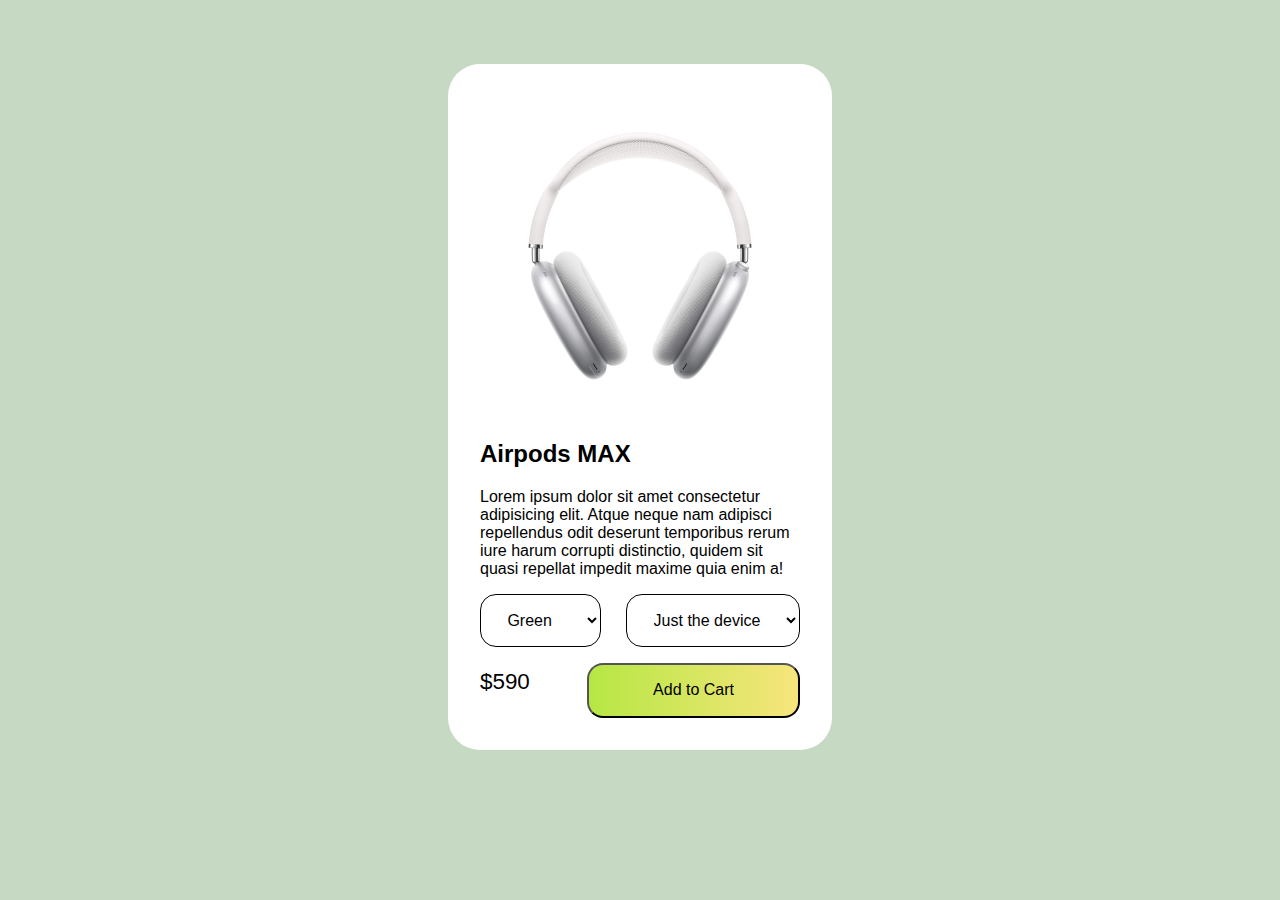
<file: AirPods/index.html>
<!DOCTYPE html>
<html lang="en">
<head>
    <meta charset="UTF-8">
    <meta name="viewport" content="width=device-width, initial-scale=1.0">
    <title>Document</title>

    <link rel="stylesheet" href="./styles/style.css">
</head>
<body>

    <main class="card">
        <img src="./img/audiV2.jpg" alt="">

        <div class="informacion">
            <h2>Airpods MAX</h2>
            <p>Lorem ipsum dolor sit amet consectetur adipisicing elit. Atque neque nam adipisci repellendus odit deserunt temporibus rerum iure harum corrupti distinctio, quidem sit quasi repellat impedit maxime quia enim a!</p>
        </div>

        <form action="" class="form">
            <select name="" id="" class="opciones">
                <option value="">Green</option>
                <option value="">Orange</option>
            </select>

            <select name="" id="" class="opciones">
                <option value="">Just the device</option>
                <option value="">More</option>
            </select>
        </form>


        <div class="compra">
            <p>$590</p>
            <button>Add to Cart</button>

        </div>

    </main>
    
</body>
</html>
</file>
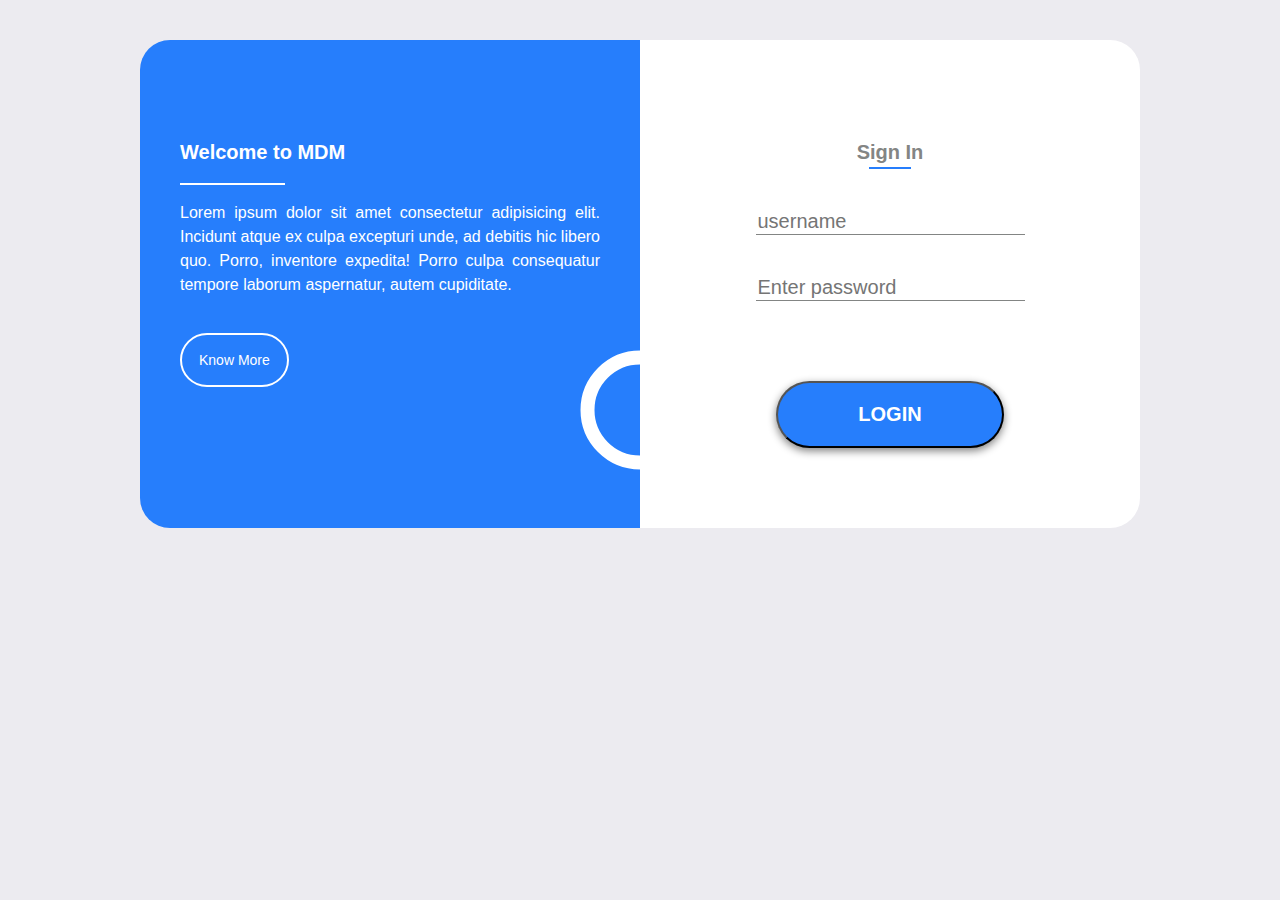
<file: loginMDM/index.html>
<!DOCTYPE html>
<html lang="en">
<head>
    <meta charset="UTF-8">
    <meta name="viewport" content="width=device-width, initial-scale=1.0">
    <title>Document</title>

    <link rel="stylesheet" href="./styles/style.css">
</head>
<body>
    <main class="contenedorPrincipal contenedor">
        <div class="welcome card">
            <h2>Welcome to MDM</h2>
            <div class="line"></div> 

            <p>Lorem ipsum dolor sit amet consectetur adipisicing elit. Incidunt atque ex culpa excepturi unde, ad debitis hic libero quo. Porro, inventore expedita! Porro culpa consequatur tempore laborum aspernatur, autem cupiditate.</p>

            <button class="boton">Know More</button>

        </div>

        <svg class="circle" viewBox="0 0 24.00 24.00" fill="none" xmlns="http://www.w3.org/2000/svg" stroke="#ffffff"><g id="SVGRepo_bgCarrier" stroke-width="0"></g><g id="SVGRepo_tracerCarrier" stroke-linecap="round" stroke-linejoin="round"></g><g id="SVGRepo_iconCarrier"> <path d="M21 12C21 16.9706 16.9706 21 12 21C7.02944 21 3 16.9706 3 12C3 7.02944 7.02944 3 12 3C16.9706 3 21 7.02944 21 12Z" stroke="#fffff" stroke-width="2.4" stroke-linecap="round" stroke-linejoin="round"></path> </g></svg>

        <div class="login card">
            <h2>Sign In</h2>
            <div class="line"></div> 

            <form class="formulario" action="">
                <div>
                    <input class="label" type="text" placeholder="username">
                    <input class="label" type="password" placeholder="Enter password">

                </div>


                <input class="submit" type="submit" value="login">
            </form>

        </div>






    </main>

    
    
</body>
</html>
</file>
<file: AirPods/styles/style.css>
body{
    background-color: #c6d9c3;
    margin: 0;
    font-family: Arial, Helvetica, sans-serif;
}
.card{
    width: 20rem;
    margin: 4rem auto;
    background-color: white;
    padding: 2rem;
    border-radius: 2rem;
    

}



.card img{
    width: 100%;
    height: auto;
}

.compra{
    display: flex;
    justify-content: space-between;

}

.compra p{
    font-size: 1.4rem;

}
.compra button{
    font-size: 1rem;
    padding: 0 4rem;
    background: linear-gradient(to right, #b6e744, #f7e57c);
    border-radius: 1rem;
    margin-top: 1rem;
}

.compra button:hover{
    cursor: pointer;
    background: aqua;
}

.opciones{
    padding: 1rem 1.4rem;
    font-size: 1rem;
    background-color: white;
    border-radius: 1rem;
    box-shadow: none;
    outline: none;
    border: .02rem solid black;
}

.form{
    display: flex;
    justify-content: space-between;
}
</file>
<file: loginMDM/styles/style.css>
:root{
    --primario :#784D3C;

}
/* apply a natural box layout model to all elements, but allowing components to change */
html{
    font-size: 62.5%;
    box-sizing: border-box;
} 
*, *:before, *:after {
    box-sizing: inherit;
}

body{
    font-family: Arial, Helvetica, sans-serif;
    font-size: 1.6rem;
    line-height: 1.5;
    background-color: #ecebf0;
}

.contenedor{
    max-width: 100rem;
    width: 90%;
    margin: 4rem auto;
   height: 2rem; 
}

h2{
    font-size: 2rem;
}


/*  */

.contenedorPrincipal{
    display: grid;
    grid-template-columns: repeat(2, 1fr);
    position: relative;
    

}
.circle{
    width: 14rem;
    height: auto;
    position: absolute;
    top: 37rem; 
    left: 50%; 
    transform: translate(-50%, -50%);

}

.square{
    position: absolute;
    max-width: 20rem;
    max-height: 20rem;
    
    top: 14%; 
    right: 7%; 
    
    
    
}
.card{

    padding: 8rem 4rem;
}


/** CSS para Welcome **/
.welcome{
    background-color: #267efc;
    
    border-top-left-radius: 3rem;
    border-bottom-left-radius: 3rem;

    color: white;
}
.welcome .line {
    width: 25%;
    height: 2px;
    background-color: white; 
    
}
.welcome p{
    text-align: justify;
}



.boton{
    background: none;
    border-radius: 4rem;
    font-size: 1.4rem;
    padding: 1.7rem;
    border: .2rem solid white;
    color: white;
    margin-top: 2rem;
}

.boton:hover{
    cursor: pointer;
    background-color: white;
    color:#267efc;
    transition-duration: .30s;
}

/** CSS del login **/

.login{
    background-color: white;
    text-align: center;
    border-top-right-radius: 3rem;
    border-bottom-right-radius: 3rem;


}
.login h2{
    color: #838584;
    margin-bottom: 0;

}
.login .line{
    width: 10%;
    height: 2px;
    background-color: #267efc; 
    margin: 0 auto;
    margin-bottom: 4rem;

}

.label{
    margin-bottom: 4rem;
    border: none;
    border-bottom: .1rem solid #838584;
    font-size: 2rem;
}

.submit{
    margin-top: 4rem;
    padding: 2rem 8rem;
    text-transform: uppercase;
    font-weight: bold;
    font-size: 2rem;
    color: white;


    background-color: #267efc;
    border-radius: 4rem;

    box-shadow: 0 3px 9px gray;
}
</file>
